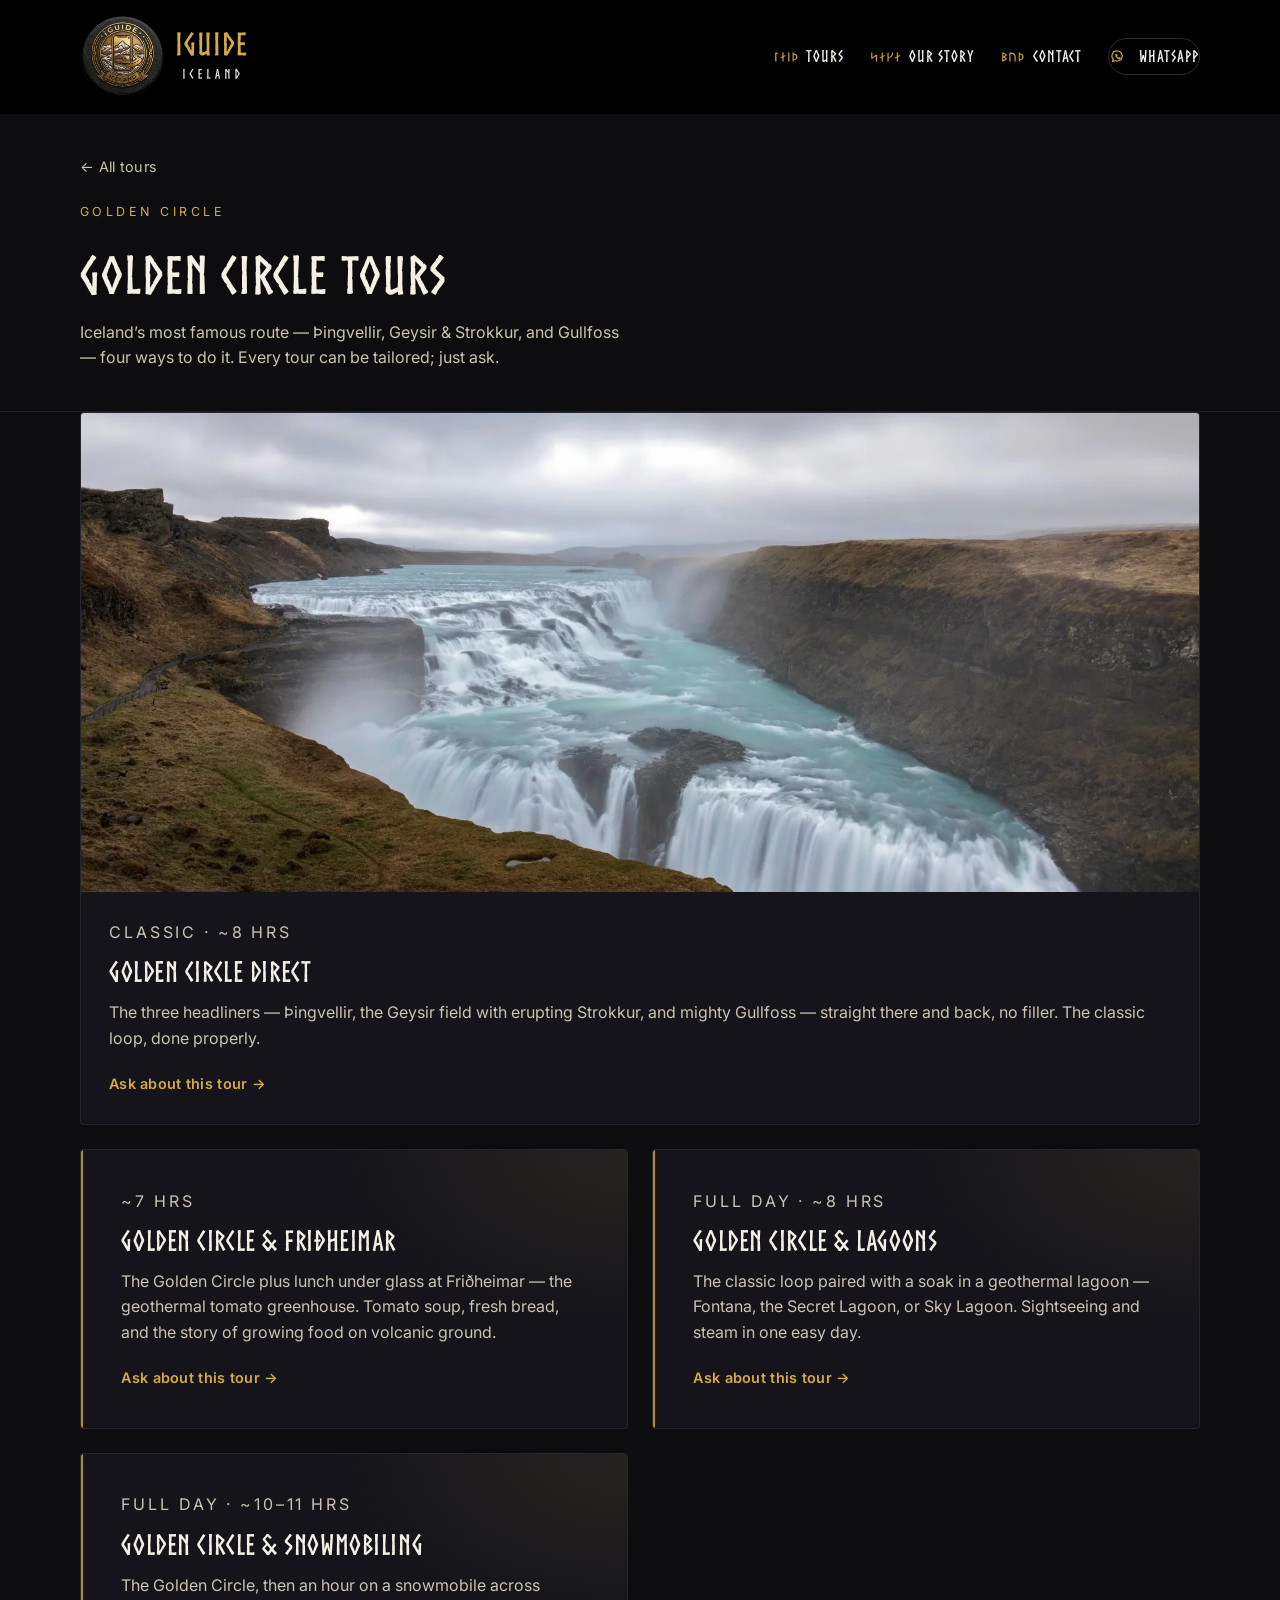
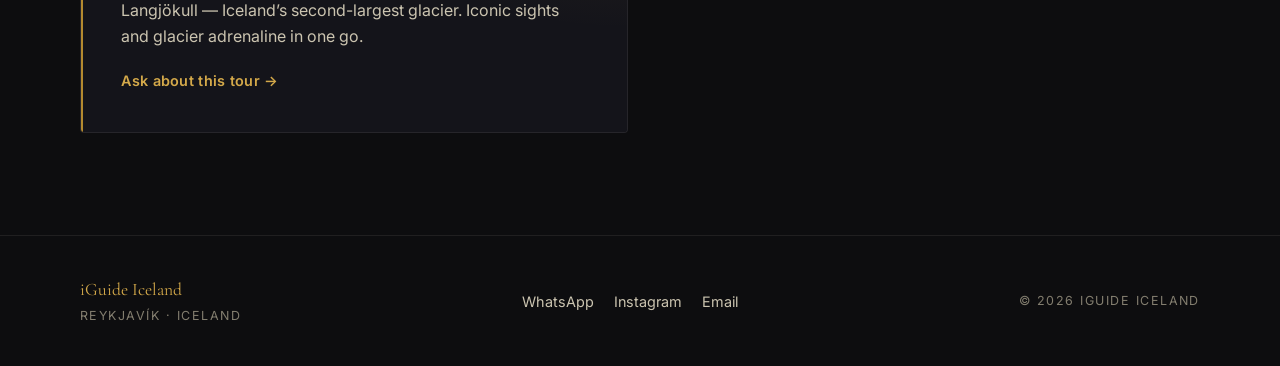
<file: golden-circle.html>
<!DOCTYPE html>
<html lang="en">
<head>
  <meta charset="UTF-8" />
  <meta name="viewport" content="width=device-width, initial-scale=1.0" />
  <title>Golden Circle Tours — iGuide Iceland</title>
  <meta name="description" content="Private coach tours of Iceland led by a working local guide. Golden Circle, South Coast, glaciers, waterfalls, and the corners the guidebooks leave out." />
  <link rel="canonical" href="https://www.iguideiceland.is/" />

  <!-- Open Graph -->
  <meta property="og:title" content="iGuide Iceland" />
  <meta property="og:description" content="Your guide to the most unique country on the planet — private coach tours with a local Icelandic guide." />
  <meta property="og:image" content="images/hero-road.webp" />
  <meta property="og:type" content="website" />
  <meta property="og:url" content="https://www.iguideiceland.is/" />
  <!-- Twitter -->
  <meta name="twitter:card" content="summary_large_image" />
  <meta name="twitter:title" content="iGuide Iceland" />
  <meta name="twitter:description" content="Private coach tours of Iceland with a local guide." />
  <meta name="twitter:image" content="images/hero-road.webp" />

  <meta name="theme-color" content="#0d0d0f" />
  <link rel="icon" href="images/favicon-64.png" type="image/png" />
  <link rel="apple-touch-icon" href="images/apple-touch-icon.png" />

  <link rel="preconnect" href="https://fonts.googleapis.com" />
  <link rel="preconnect" href="https://fonts.gstatic.com" crossorigin />
  <link href="https://fonts.googleapis.com/css2?family=Cormorant+Garamond:ital,wght@0,400;0,500;0,600;1,400&family=Inter:wght@400;500;600;700&display=swap" rel="stylesheet" />
  <link rel="stylesheet" href="css/style.css" />
</head>
<body>
<header class="header" id="header">
    <div class="header__inner">
      <a class="brand" href="index.html" aria-label="iGuide Iceland home">
        <img src="images/logo-crest.webp" alt="iGuide Iceland" class="brand__mark" width="84" height="84" />
        <img src="images/iguide-logo-stacked.svg" alt="iGuide Iceland" class="brand__logo" />
      </a>
      <button class="nav-toggle" id="navToggle" aria-label="Menu" aria-expanded="false" aria-controls="primaryNav">
        <span></span><span></span><span></span>
      </button>
      <nav class="nav" id="primaryNav" aria-label="Primary">
        <a href="index.html#tours"><svg class="nav-ico saga" aria-hidden="true" viewBox="0 0 1906 1362" fill="currentColor"><g transform="translate(0,1069) scale(1,-1)"><path d="M97 0V714H188L356 615L321 553L190 630V0Z" transform="translate(0,0)"/><path d="M214 0V307L76 233L40 293L214 386V714H304V432L448 509L478 447L304 352V0Z" transform="translate(457,0)"/><path d="M96 0V714H188V0Z" transform="translate(1036,0)"/><path d="M97 0V714H182V626Q325 609 400.0 548.0Q475 487 475 367Q475 289 450.5 237.5Q426 186 384.0 155.5Q342 125 290.0 109.5Q238 94 182 88V0ZM182 164Q247 175 291.0 193.5Q335 212 357.5 251.5Q380 291 380 364Q380 453 331.5 493.5Q283 534 182 546Z" transform="translate(1381,0)"/></g></svg><span>Tours</span></a>
        <a href="index.html#about"><svg class="nav-ico saga" aria-hidden="true" viewBox="0 0 2440 1362" fill="currentColor"><g transform="translate(0,1069) scale(1,-1)"><path d="M465 0V424L187 217H97V714H187V319L465 530H555V0Z" transform="translate(0,0)"/><path d="M214 0V307L76 233L40 293L214 386V714H304V432L448 509L478 447L304 352V0Z" transform="translate(713.0,0)"/><path d="M97 0V714H187V355Q249 355 299.5 383.0Q350 411 386.0 459.0Q422 507 441.5 568.0Q461 629 461 695V714H554V696Q554 609 524.5 533.0Q495 457 444.0 400.0Q393 343 327.0 310.5Q261 278 187 278V0Z" transform="translate(1292.0,0)"/><path d="M214 0V307L76 233L40 293L214 386V714H304V432L448 509L478 447L304 352V0Z" transform="translate(1921.0,0)"/></g></svg><span>Our Story</span></a>
        <a href="index.html#contact"><svg class="nav-ico saga" aria-hidden="true" viewBox="0 0 1838 1362" fill="currentColor"><g transform="translate(0,1069) scale(1,-1)"><path d="M97 0V714H187L464 550V466L295 361L464 260V176L187 0ZM187 386 380 509 187 624ZM187 96 380 219 187 334Z" transform="translate(0,0)"/><path d="M97 0V714H192Q266 714 338.0 694.0Q410 674 468.5 631.5Q527 589 562.0 521.5Q597 454 597 358V0H504V353Q504 447 461.0 505.5Q418 564 346.0 591.5Q274 619 187 619V0Z" transform="translate(569,0)"/><path d="M97 0V714H182V626Q325 609 400.0 548.0Q475 487 475 367Q475 289 450.5 237.5Q426 186 384.0 155.5Q342 125 290.0 109.5Q238 94 182 88V0ZM182 164Q247 175 291.0 193.5Q335 212 357.5 251.5Q380 291 380 364Q380 453 331.5 493.5Q283 534 182 546Z" transform="translate(1313,0)"/></g></svg><span>Contact</span></a>
        <a class="nav__cta" href="https://wa.me/3546441011?text=Hi%20Ritchie%2C%20I%E2%80%99d%20like%20to%20ask%20about%20a%20tour." target="_blank" rel="noopener"><svg class="wa-ico nav-ico" viewBox="0 0 100 100" width="20" height="20" aria-hidden="true"><path fill="none" stroke="currentColor" stroke-width="7" stroke-linejoin="miter" d="M50 17 L73 26 L82 49 L73 72 L50 81 L36 77 L21 83 L26 68 L18 55 L18 43 L28 22 Z"/><path fill="currentColor" d="M41 38 q-3 0 -3 4 q0 12 9 20 q8 8 20 8 q4 0 4 -3 l0 -6 q0 -2 -2 -3 l-7 -2 q-2 0 -3 1 l-2 3 q-6 -3 -9 -9 l3 -2 q1 -1 1 -3 l-2 -7 q-1 -2 -3 -2 z"/></svg><span>WhatsApp</span></a>
      </nav>
    </div>
  </header>
  <main id="top">
    <section class="subpage">
      <div class="container">
        <a class="backlink" href="index.html#tours">← All tours</a>
        <p class="eyebrow">Golden Circle</p>
        <h1 class="section__title">GOLDEN CIRCLE TOURS</h1>
        <p class="section__lede">Iceland’s most famous route — Þingvellir, Geysir & Strokkur, and Gullfoss — four ways to do it. Every tour can be tailored; just ask.</p>
      </div>
    </section>
    <section class="tours" style="padding-top:0">
      <div class="container">
        <div class="tours__grid">
          <article class="tour tour--large">
            <div class="tour__image"><img src="images/goldencircle.webp" alt="Gullfoss on the Golden Circle" width="1800" height="1201" /></div>
            <div class="tour__body">
              <p class="tour__meta">Classic · ~8 hrs</p>
              <h3 class="tour__title">Golden Circle Direct</h3>
              <p>The three headliners — Þingvellir, the Geysir field with erupting Strokkur, and mighty Gullfoss — straight there and back, no filler. The classic loop, done properly.</p>
              <a class="link-arrow" href="https://wa.me/3546441011?text=Hi%2C%20I%E2%80%99m%20interested%20in%20the%20Golden%20Circle%20Direct%20tour." target="_blank" rel="noopener">Ask about this tour →</a>
            </div>
          </article>
          <article class="tour tour--text">
            <div class="tour__body tour__body--only">
              <p class="tour__meta">~7 hrs</p>
              <h3 class="tour__title">Golden Circle & Friðheimar</h3>
              <p>The Golden Circle plus lunch under glass at Friðheimar — the geothermal tomato greenhouse. Tomato soup, fresh bread, and the story of growing food on volcanic ground.</p>
              <a class="link-arrow" href="https://wa.me/3546441011?text=Hi%2C%20I%E2%80%99m%20interested%20in%20the%20Golden%20Circle%20%26%20Fri%C3%B0heimar%20tour." target="_blank" rel="noopener">Ask about this tour →</a>
            </div>
          </article>
          <article class="tour tour--text">
            <div class="tour__body tour__body--only">
              <p class="tour__meta">Full day · ~8 hrs</p>
              <h3 class="tour__title">Golden Circle & Lagoons</h3>
              <p>The classic loop paired with a soak in a geothermal lagoon — Fontana, the Secret Lagoon, or Sky Lagoon. Sightseeing and steam in one easy day.</p>
              <a class="link-arrow" href="https://wa.me/3546441011?text=Hi%2C%20I%E2%80%99m%20interested%20in%20the%20Golden%20Circle%20%26%20Lagoons%20tour." target="_blank" rel="noopener">Ask about this tour →</a>
            </div>
          </article>
          <article class="tour tour--text">
            <div class="tour__body tour__body--only">
              <p class="tour__meta">Full day · ~10–11 hrs</p>
              <h3 class="tour__title">Golden Circle & Snowmobiling</h3>
              <p>The Golden Circle, then an hour on a snowmobile across Langjökull — Iceland’s second-largest glacier. Iconic sights and glacier adrenaline in one go.</p>
              <a class="link-arrow" href="https://wa.me/3546441011?text=Hi%2C%20I%E2%80%99m%20interested%20in%20the%20Golden%20Circle%20%26%20Snowmobiling%20tour." target="_blank" rel="noopener">Ask about this tour →</a>
            </div>
          </article>
        </div>
      </div>
    </section>
  </main>
<footer class="footer">
    <div class="container footer__inner">
      <div class="footer__brand">
        <div>
          <p class="footer__name">iGuide Iceland</p>
          <p class="footer__sub">Reykjavík · Iceland</p>
        </div>
      </div>
      <div class="footer__links">
        <a href="https://wa.me/3546441011?text=Hi%20Ritchie%2C%20I%E2%80%99d%20like%20to%20ask%20about%20a%20tour." target="_blank" rel="noopener">WhatsApp</a>
        <a href="https://instagram.com/iguide.iceland" target="_blank" rel="noopener">Instagram</a>
        <a href="mailto:ritchierich@iguideiceland.is">Email</a>
      </div>
      <p class="footer__copy">© <span id="year"></span> iGuide Iceland</p>
    </div>
  </footer>
  <script src="js/main.js"></script>
</body>
</html>
</file>
<file: css/style.css>
/* ---------- Norse (headings) — self-hosted, OFL ---------- */
@font-face{font-family:'Norse';src:url('../fonts/Norse.woff2') format('woff2');font-weight:400;font-display:swap;}
@font-face{font-family:'Norse';src:url('../fonts/NorseBold.woff2') format('woff2');font-weight:700;font-display:swap;}

/* ---------- Tokens ---------- */
:root {
  --bg: #0d0d0f;
  --bg-2: #14141a;
  --surface: #1a1a20;
  --fg: #f4f0e6;
  --fg-2: #cbc4b0;
  --fg-dim: #837e6f;
  --line: rgba(244, 240, 230, 0.08);
  --line-strong: rgba(244, 240, 230, 0.18);
  --gold: #d4a94a;
  --gold-2: #b48a2f;
  --whatsapp: #25d366;

  --serif: "Cormorant Garamond", Georgia, "Times New Roman", serif;
  --sans: "Inter", ui-sans-serif, system-ui, -apple-system, sans-serif;

  --container: 1200px;
  --pad: clamp(1.25rem, 4vw, 2.5rem);

  --text-hero: clamp(2.5rem, 6.5vw, 5.5rem);
  --text-2xl: clamp(2rem, 4.5vw, 3.25rem);
  --text-xl: clamp(1.35rem, 2.4vw, 1.75rem);
  --text-lg: 1.125rem;
  --text-base: 1rem;
  --text-sm: 0.9rem;
  --text-xs: 0.78rem;
}

/* ---------- Reset ---------- */
* { box-sizing: border-box; }
html, body { margin: 0; padding: 0; }
html { scroll-behavior: smooth; }
body {
  font-family: var(--sans);
  color: var(--fg);
  background: var(--bg);
  font-size: var(--text-base);
  line-height: 1.6;
  -webkit-font-smoothing: antialiased;
  text-rendering: optimizeLegibility;
}
img { display: block; max-width: 100%; height: auto; }
a { color: inherit; text-decoration: none; }
h1, h2, h3, p { margin: 0; }

.container {
  max-width: var(--container);
  margin: 0 auto;
  padding-left: var(--pad);
  padding-right: var(--pad);
}

/* ---------- Header ---------- */
.header {
  position: fixed;
  top: 0; left: 0; right: 0;
  z-index: 50;
  background: #000;
  border-bottom: 1px solid transparent;
  transition: border-color .3s, background .3s;
}
.header.is-scrolled {
  background: #000;
  border-bottom-color: var(--line);
}
.header__inner {
  max-width: var(--container);
  margin: 0 auto;
  padding: 0.9rem var(--pad);
  display: flex;
  align-items: center;
  justify-content: space-between;
  gap: 1rem;
}
.brand {
  display: flex;
  align-items: center;
  gap: 0.7rem;
  color: var(--fg);
}
.brand__mark {
  width: 84px;
  height: 84px;
  border-radius: 50%;
  object-fit: cover;
  background: #000;
  border: none;
  image-rendering: -webkit-optimize-contrast;
}
.brand__wordmark {
  display: flex;
  flex-direction: column;
  line-height: 1;
}
.brand__name {
  font-family: var(--serif);
  font-size: 1.85rem;
  font-weight: 500;
  letter-spacing: 0.01em;
  color: var(--gold);
}
.brand__sub {
  font-size: 0.86rem;
  letter-spacing: 0.34em;
  text-transform: uppercase;
  color: var(--fg-2);
  margin-top: 3px;
}
.nav {
  display: flex;
  gap: 1.6rem;
  font-size: var(--text-sm);
  color: var(--fg-2);
}
.nav a {
  position: relative;
  padding: 0.3rem 0;
  transition: color .2s;
}
.nav a:hover { color: var(--gold); }
@media (max-width: 520px) {
  .nav { gap: 1rem; font-size: 0.82rem; }
  .brand__name { font-size: 1.5rem; }
  .brand__sub { font-size: 0.74rem; letter-spacing: 0.28em; }
}

/* ---------- Hero ---------- */
.hero {
  position: relative;
  min-height: 100vh;
  display: flex;
  align-items: flex-end;
  padding: 8rem var(--pad) 5rem;
  overflow: hidden;
}
.hero__image {
  position: absolute;
  inset: 0;
  z-index: 0;
}
.hero__image img {
  width: 100%;
  height: 100%;
  object-fit: cover;
}
.hero__scrim {
  position: absolute;
  inset: 0;
  z-index: 1;
  background:
    radial-gradient(ellipse at 100% 100%, rgba(212, 169, 74, 0.45) 0%, rgba(180, 138, 47, 0.22) 30%, rgba(13, 13, 15, 0) 62%),
    linear-gradient(135deg, rgba(13, 13, 15, 0.85) 0%, rgba(26, 21, 18, 0.7) 45%, rgba(58, 42, 18, 0.55) 75%, rgba(107, 74, 26, 0.55) 100%);
}
.hero__content {
  position: relative;
  z-index: 1;
  max-width: 900px;
  margin: 0 auto;
  width: 100%;
}
.eyebrow {
  font-size: var(--text-xs);
  letter-spacing: 0.28em;
  text-transform: uppercase;
  color: var(--gold);
  margin-bottom: 1.5rem;
}
.hero__title {
  font-family: 'Norse', var(--serif);
  font-weight: 700;
  font-size: var(--text-hero);
  line-height: 1.06;
  letter-spacing: 0.01em;
  text-transform: uppercase;
  color: var(--fg);
  max-width: 20ch;
}
.hero__title em {
  font-style: normal;
  color: var(--gold);
  font-weight: 700;
}
.hero__lede {
  margin-top: 1.5rem;
  max-width: 46ch;
  font-size: var(--text-lg);
  color: var(--fg-2);
  line-height: 1.55;
}
.hero__cta {
  margin-top: 2.25rem;
  display: flex;
  flex-wrap: wrap;
  gap: 0.85rem;
}

/* ---------- Buttons ---------- */
.btn {
  display: inline-flex;
  align-items: center;
  justify-content: center;
  gap: 0.6rem;
  padding: 0.9rem 1.4rem;
  border-radius: 999px;
  font-size: var(--text-sm);
  font-weight: 600;
  letter-spacing: 0.02em;
  cursor: pointer;
  transition: transform .18s, background .18s, color .18s, border-color .18s;
  border: 1px solid transparent;
  white-space: nowrap;
}
.btn--primary {
  background: var(--gold);
  color: #121110;
}
.btn--primary:hover {
  background: #e8bd58;
  transform: translateY(-1px);
}
.btn--ghost {
  background: transparent;
  color: var(--fg);
  border-color: var(--line-strong);
}
.btn--ghost:hover {
  border-color: var(--gold);
  color: var(--gold);
}
.btn--large {
  padding: 1.05rem 1.75rem;
  font-size: var(--text-base);
}

/* ---------- Strip ---------- */
.strip {
  border-top: 1px solid var(--line);
  border-bottom: 1px solid var(--line);
  background: var(--bg-2);
  padding: 2rem 0;
}
.strip__inner {
  display: grid;
  grid-template-columns: repeat(3, 1fr);
  gap: 2rem;
  align-items: center;
}
.strip__item {
  display: flex;
  align-items: baseline;
  gap: 0.85rem;
}
.strip__num {
  font-family: var(--serif);
  font-size: 1.5rem;
  color: var(--gold);
  font-style: italic;
}
.strip__item p {
  color: var(--fg-2);
  font-size: var(--text-sm);
}
@media (max-width: 780px) {
  .strip__inner { grid-template-columns: 1fr; gap: 1rem; }
}

/* ---------- Sections ---------- */
section { scroll-margin-top: 80px; }
.section__head { max-width: 640px; margin-bottom: 3rem; }
.section__title {
  font-family: 'Norse', var(--serif);
  font-weight: 700;
  font-size: var(--text-2xl);
  line-height: 1.12;
  letter-spacing: 0.02em;
  text-transform: uppercase;
  color: var(--fg);
  margin-top: 0.75rem;
}
.section__lede {
  margin-top: 1rem;
  color: var(--fg-2);
  max-width: 55ch;
}

/* ---------- Tours ---------- */
.tours {
  padding: clamp(4rem, 8vw, 8rem) 0;
}
.tours__grid {
  display: grid;
  grid-template-columns: repeat(6, 1fr);
  gap: 1.5rem;
}
.tour {
  grid-column: span 3;
  background: var(--bg-2);
  border: 1px solid var(--line);
  border-radius: 4px;
  overflow: hidden;
  transition: border-color .25s, transform .25s;
}
.tour:hover {
  border-color: var(--line-strong);
  transform: translateY(-2px);
}
.tour--large { grid-column: span 6; }
.tour--wide { grid-column: span 6; }
.tour__image {
  aspect-ratio: 16 / 9;
  overflow: hidden;
}
.tour--large .tour__image { aspect-ratio: 21 / 9; }
.tour__image img {
  width: 100%;
  height: 100%;
  object-fit: cover;
  transition: transform .8s cubic-bezier(.16,1,.3,1);
}
.tour:hover .tour__image img { transform: scale(1.03); }
.tour__body {
  padding: 1.75rem;
}
.tour__body--only { padding: clamp(2rem, 4vw, 3.5rem); }
.tour__meta {
  font-size: var(--text-xs);
  letter-spacing: 0.18em;
  text-transform: uppercase;
  color: var(--gold);
}
.tour__title {
  font-family: 'Norse', var(--serif);
  font-weight: 700;
  font-size: var(--text-xl);
  color: var(--fg);
  margin-top: 0.6rem;
  margin-bottom: 0.75rem;
  line-height: 1.18;
  letter-spacing: 0.02em;
  text-transform: uppercase;
}
.tour__body p { color: var(--fg-2); font-size: var(--text-base); }
.link-arrow {
  display: inline-block;
  margin-top: 1.25rem;
  color: var(--gold);
  font-size: var(--text-sm);
  font-weight: 600;
  letter-spacing: 0.02em;
  border-bottom: 1px solid transparent;
  transition: border-color .2s;
}
.link-arrow:hover { border-color: var(--gold); }
@media (max-width: 900px) {
  .tour { grid-column: span 6; }
}

/* ---------- About ---------- */
.about {
  padding: clamp(4rem, 8vw, 8rem) 0;
  border-top: 1px solid var(--line);
  background: var(--bg-2);
}
.about__inner {
  display: grid;
  grid-template-columns: 1fr 1fr;
  gap: clamp(2rem, 5vw, 5rem);
  align-items: center;
}
.about__text p + p { margin-top: 1.1rem; }
.about__text p { color: var(--fg-2); }
.about__image {
  aspect-ratio: 4 / 5;
  overflow: hidden;
  border-radius: 4px;
}
.about__image img {
  width: 100%;
  height: 100%;
  object-fit: cover;
}
@media (max-width: 820px) {
  .about__inner { grid-template-columns: 1fr; }
  .about__image { aspect-ratio: 16 / 10; order: -1; }
}

/* ---------- Contact ---------- */
.contact {
  padding: clamp(5rem, 10vw, 9rem) 0;
  text-align: center;
}
.contact__inner {
  max-width: 700px;
  margin: 0 auto;
}
.contact__title { margin-top: 0.75rem; }
.contact__lede {
  margin-top: 1.25rem;
  color: var(--fg-2);
  font-size: var(--text-lg);
}
.contact__actions {
  margin-top: 2.5rem;
  display: flex;
  flex-wrap: wrap;
  justify-content: center;
  gap: 0.85rem;
}

/* ---------- Footer ---------- */
.footer {
  border-top: 1px solid var(--line);
  padding: 2.5rem 0;
  background: var(--bg);
}
.footer__inner {
  display: flex;
  align-items: center;
  justify-content: space-between;
  gap: 1.5rem;
  flex-wrap: wrap;
}
.footer__brand {
  display: flex;
  align-items: center;
  gap: 0.8rem;
}
.footer__mark {
  width: 36px;
  height: 36px;
  border-radius: 50%;
  object-fit: cover;
  background: #000;
  border: 1px solid rgba(212, 169, 74, 0.35);
}
.footer__name {
  font-family: var(--serif);
  color: var(--gold);
  font-size: 1.1rem;
}
.footer__sub {
  color: var(--fg-dim);
  font-size: var(--text-xs);
  letter-spacing: 0.12em;
  text-transform: uppercase;
  margin-top: 2px;
}
.footer__links {
  display: flex;
  gap: 1.25rem;
  font-size: var(--text-sm);
  color: var(--fg-2);
}
.footer__links a:hover { color: var(--gold); }
.footer__copy {
  font-size: var(--text-xs);
  color: var(--fg-dim);
  letter-spacing: 0.12em;
  text-transform: uppercase;
}
@media (max-width: 620px) {
  .footer__inner { flex-direction: column; text-align: center; }
}

/* ---------- Motion ---------- */
@media (prefers-reduced-motion: reduce) {
  * { animation: none !important; transition: none !important; }
}

.reveal {
  opacity: 0;
  transform: translateY(20px);
  transition: opacity .8s cubic-bezier(.16,1,.3,1), transform .8s cubic-bezier(.16,1,.3,1);
}
.reveal.is-in {
  opacity: 1;
  transform: translateY(0);
}

/* ---------- Mobile nav + polish (added) ---------- */
.header { }
.nav-toggle { display: none; }
.nav__cta {
  color: var(--gold);
  border: 1px solid var(--line-strong);
  padding: 0.42rem 0.95rem;
  border-radius: 999px;
  transition: border-color .2s, background .2s, color .2s;
}
.nav__cta:hover { border-color: var(--gold); background: rgba(212,169,74,.10); color: var(--gold); }

@media (max-width: 720px) {
  .nav-toggle {
    display: inline-flex; flex-direction: column; justify-content: center; gap: 5px;
    width: 44px; height: 44px; padding: 11px;
    background: transparent; border: 1px solid var(--line-strong); border-radius: 10px; cursor: pointer;
  }
  .nav-toggle span { display: block; height: 2px; width: 100%; background: var(--fg); transition: transform .25s, opacity .25s; }
  .nav-toggle[aria-expanded="true"] span:nth-child(1) { transform: translateY(7px) rotate(45deg); }
  .nav-toggle[aria-expanded="true"] span:nth-child(2) { opacity: 0; }
  .nav-toggle[aria-expanded="true"] span:nth-child(3) { transform: translateY(-7px) rotate(-45deg); }
  .nav {
    position: absolute; top: 100%; left: 0; right: 0;
    flex-direction: column; gap: 0; align-items: stretch;
    background: #000; border-bottom: 1px solid var(--line);
    max-height: 0; overflow: hidden; transition: max-height .3s ease;
    font-size: var(--text-base);
  }
  .nav.is-open { max-height: 360px; }
  .nav a { padding: 1rem var(--pad); border-top: 1px solid var(--line); }
  .nav__cta { border: 0; border-top: 1px solid var(--line); border-radius: 0; padding: 1rem var(--pad); }
  .nav__cta:hover { background: transparent; }
}

/* Hero scroll cue */
.hero__scroll {
  position: absolute; left: 50%; bottom: 1.6rem; transform: translateX(-50%); z-index: 2;
  width: 26px; height: 42px; border: 1.5px solid rgba(244,240,230,.4); border-radius: 14px;
  display: flex; justify-content: center; padding-top: 7px;
}
.hero__scroll span { width: 3px; height: 8px; border-radius: 2px; background: var(--gold); animation: scrolldot 1.8s ease-in-out infinite; }
@keyframes scrolldot { 0%{opacity:0;transform:translateY(-2px)} 40%{opacity:1} 80%{opacity:0;transform:translateY(8px)} 100%{opacity:0} }
@media (max-width: 720px) { .hero__scroll { display: none; } }

/* Keyboard focus */
:focus-visible { outline: 2px solid var(--gold); outline-offset: 3px; border-radius: 2px; }

/* Reduced motion: never leave revealed content hidden */
@media (prefers-reduced-motion: reduce) {
  .reveal { opacity: 1 !important; transform: none !important; }
  .hero__scroll { display: none; }
}

/* ---------- Norse SVG wordmark logo (added) ---------- */
.brand__logo { height: 56px; width: auto; display: block; }
@media (max-width: 520px) { .brand__logo { height: 46px; } }

/* WhatsApp rune mark sizing */
.btn .wa-ico { width: 1.15em; height: 1.15em; margin-right: -0.1em; }
.nav__cta .wa-ico { width: 1em; height: 1em; vertical-align: -2px; margin-right: 5px; }

/* ---------- Runified nav (added) ---------- */
.nav a {
  display: inline-flex; align-items: center; gap: 0.55rem;
  font-family: 'Norse', var(--sans);
  text-transform: uppercase;
  letter-spacing: 0.06em;
  font-weight: 700;
  font-size: 1.02rem;
}
.nav-ico { width: 1.15em; height: 1.15em; flex: none; color: var(--gold); }
.nav a:hover .nav-ico { color: var(--gold); }
.nav__cta .nav-ico { color: inherit; }
@media (max-width: 720px) {
  .nav a { gap: 0.7rem; font-size: 1.25rem; }
  .nav-ico { width: 1.1em; height: 1.1em; }
}

/* All nav labels white/uniform; icons stay gold accent */
.nav a { color: var(--fg); }
.nav__cta { color: var(--fg); }
.nav__cta .nav-ico { color: var(--gold); }
.nav a:hover { color: var(--gold); }

/* Vegvísir nav icon a touch larger (it's detailed) */
.nav-ico.veg { width: 1.5em; height: 1.5em; stroke-width: 4; }
@media (max-width: 720px){ .nav-ico.veg { width: 1.4em; height: 1.4em; } }

/* Vegvísir on Tours — larger + thinner strokes so the detail reads */
.nav-ico.veg { width: 1.9em; height: 1.9em; stroke-width: 3.4; margin-right: 0.1rem; }
@media (max-width: 720px){ .nav-ico.veg { width: 1.7em; height: 1.7em; } }

/* His ornate Vegvísir as Tours icon (raster, pre-coloured gold) */
img.nav-ico.veg { width: 2em; height: 2em; object-fit: contain; }
@media (max-width:720px){ img.nav-ico.veg { width: 1.9em; height: 1.9em; } }

/* Vegvísir as the main brand mark (transparent, no circle crop) */
.brand__mark--veg { border-radius: 0; background: transparent; width: 72px; height: 72px; object-fit: contain; }
@media (max-width: 520px){ .brand__mark--veg { width: 60px; height: 60px; } }

/* ᛋᛅᚴᛅ "saga" runes as the About icon (wordlet, keep aspect) */
.nav-ico.saga { width: auto; height: 1.05em; }
@media (max-width:720px){ .nav-ico.saga { height: 1em; } }

/* Text-only tour cards (no photo yet) — make them intentional, not empty */
.tour--text { display: flex; }
.tour--text .tour__body--only {
  padding: clamp(1.75rem, 3vw, 2.5rem);
  display: flex; flex-direction: column; justify-content: center;
  width: 100%;
  border-left: 2px solid var(--gold-2);
  background:
    radial-gradient(120% 140% at 100% 0%, rgba(212,169,74,0.10) 0%, rgba(212,169,74,0) 45%),
    var(--bg-2);
}

/* ---------- Sub-page (Golden Circle etc.) ---------- */
.subpage { padding: clamp(7rem, 12vw, 10rem) 0 2.5rem; border-bottom: 1px solid var(--line); }
.backlink { display: inline-block; margin-bottom: 1.5rem; color: var(--fg-2); font-size: var(--text-sm); letter-spacing: .02em; transition: color .2s; }
.backlink:hover { color: var(--gold); }
.tour__link { display: block; color: inherit; }
.tour__link .link-arrow { pointer-events: none; }

/* ---------- Instagram section ---------- */
.ig__handle { color: var(--gold); font-weight: 600; }
.ig__handle:hover { text-decoration: underline; }
.ig__embed { margin-top: clamp(2rem, 4vw, 3rem); }
.ig__placeholder { display: grid; grid-template-columns: repeat(6, 1fr); gap: 10px; }
.ig__tile { aspect-ratio: 1; border-radius: 6px; border: 1px solid var(--line);
  background:
    radial-gradient(120% 120% at 30% 20%, rgba(212,169,74,0.14), rgba(212,169,74,0) 55%),
    var(--bg-2); }
.ig__actions { display: flex; flex-wrap: wrap; gap: 1rem; margin-top: clamp(1.75rem, 3vw, 2.5rem); }
.ig__note { margin-top: 1rem; font-size: var(--text-sm); color: var(--dim); }
@media (max-width: 720px){ .ig__placeholder { grid-template-columns: repeat(3, 1fr); } }

/* Instagram story circles + feed demo */
.ig__stories { display: flex; gap: clamp(1rem, 3vw, 2rem); overflow-x: auto; padding-bottom: .5rem; }
.ig__story { display: flex; flex-direction: column; align-items: center; gap: .6rem; flex: none; text-align: center; }
.ig__ring { padding: 3px; border-radius: 50%; background: linear-gradient(135deg, var(--gold), var(--gold-2) 60%, #8c6a24); display: inline-block; transition: transform .2s; }
.ig__story:hover .ig__ring { transform: scale(1.05); }
.ig__ring img { width: 74px; height: 74px; border-radius: 50%; object-fit: cover; border: 3px solid var(--bg); display: block; }
.ig__story-label { font-size: var(--text-sm); color: var(--fg-2); letter-spacing: .01em; }
.ig__feed { display: grid; grid-template-columns: repeat(6, 1fr); gap: 10px; margin-top: clamp(1.5rem, 3vw, 2.25rem); }
.ig__feed img { width: 100%; aspect-ratio: 1; object-fit: cover; border-radius: 6px; border: 1px solid var(--line); }
@media (max-width: 720px){ .ig__feed { grid-template-columns: repeat(3, 1fr); } .ig__ring img { width: 64px; height: 64px; } }
</file>
